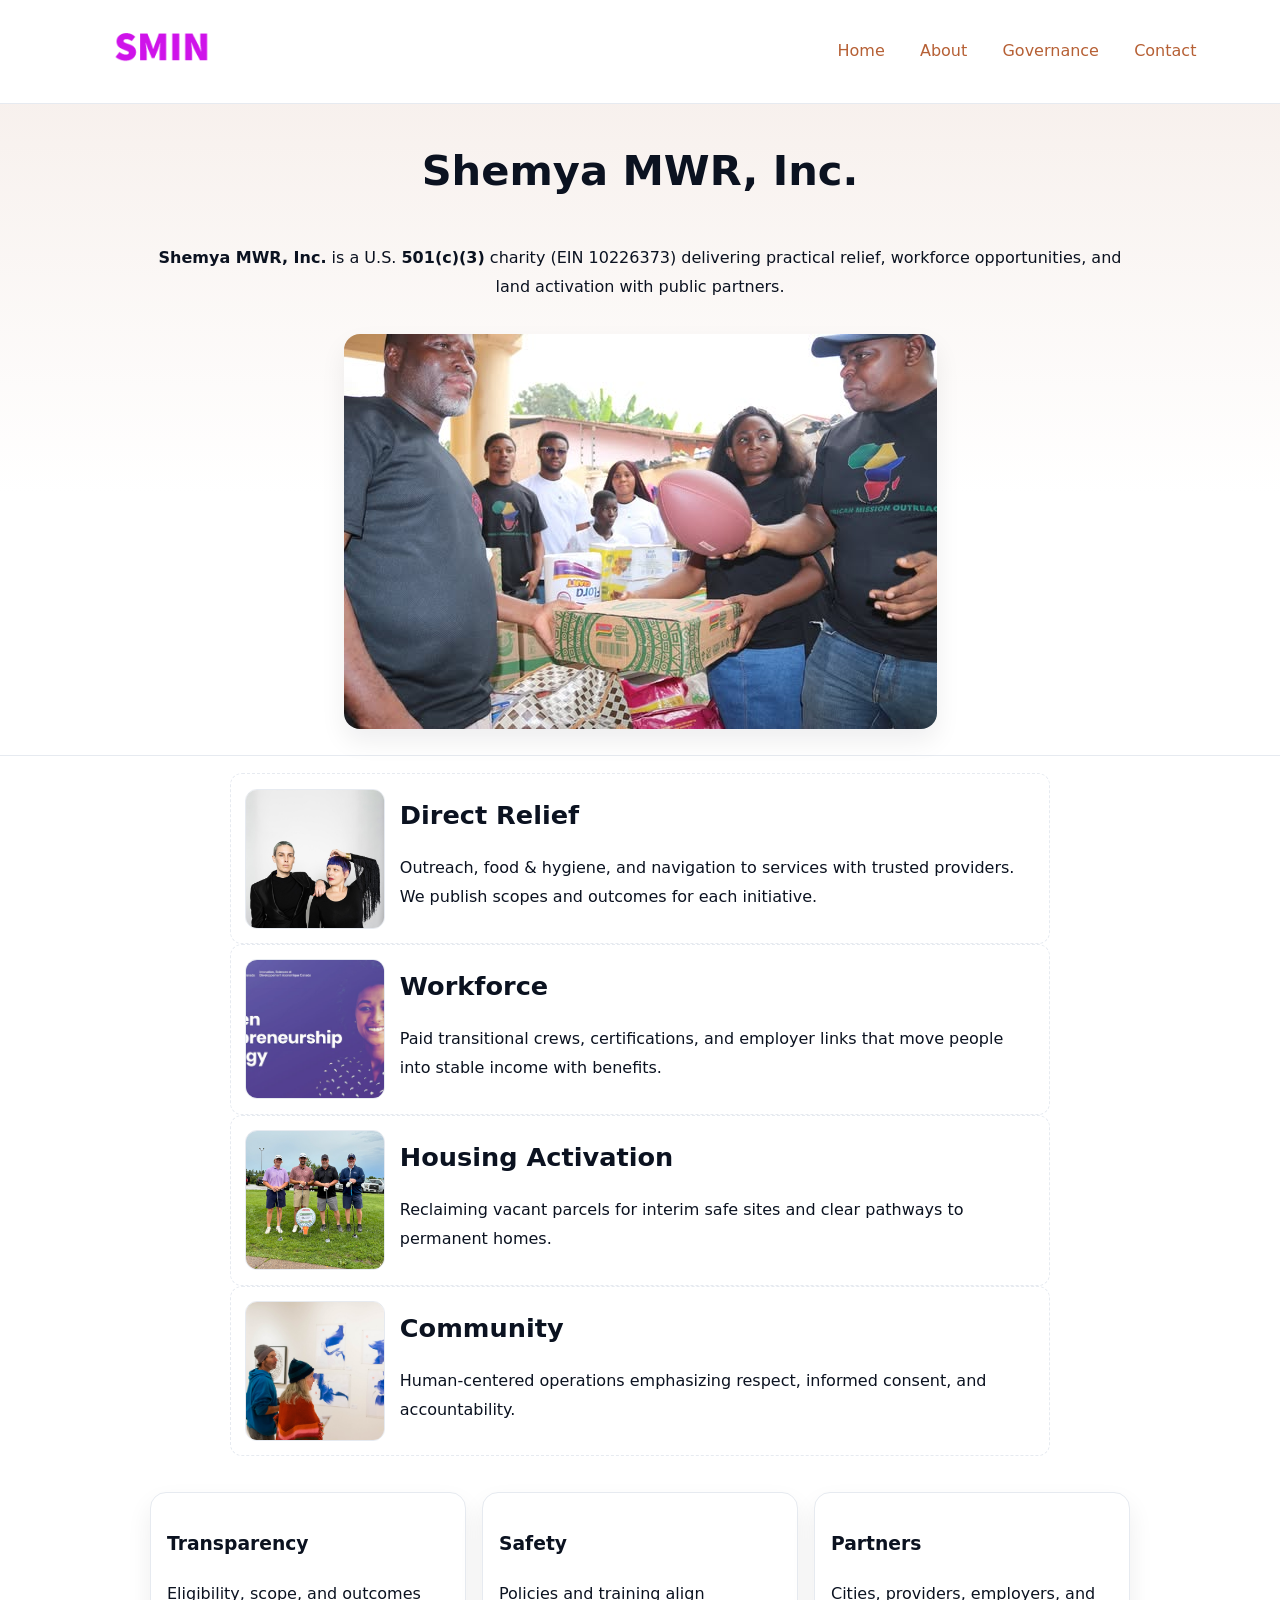
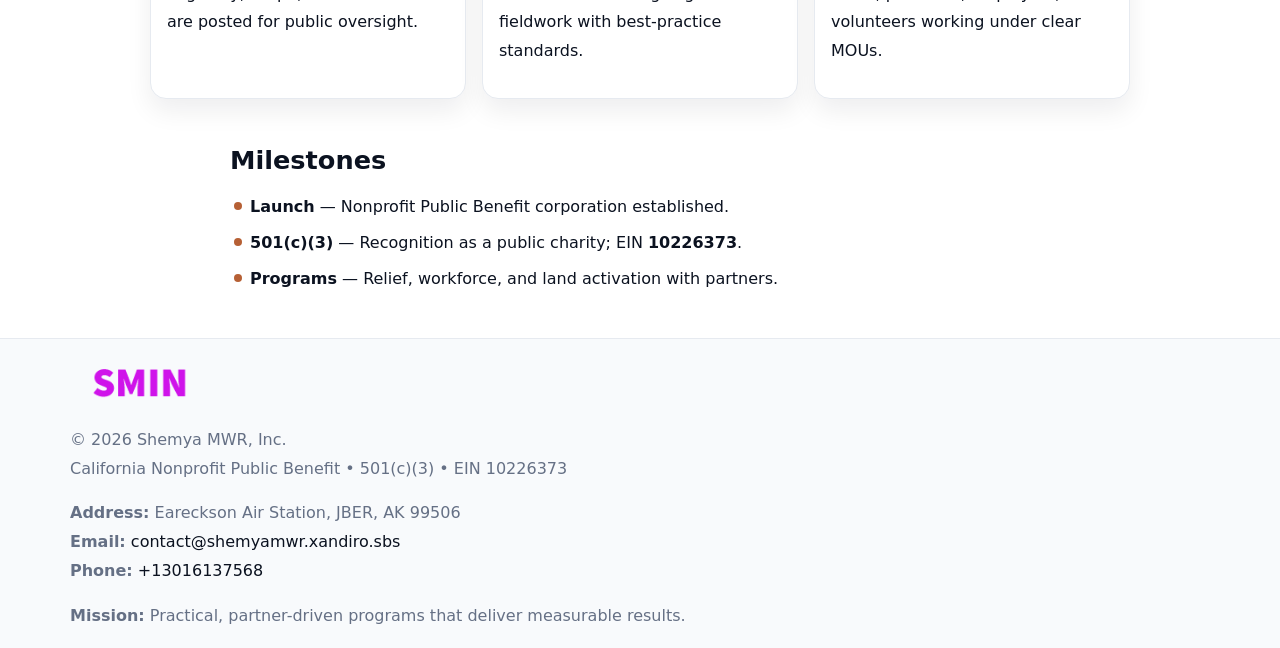
<file: index.html>
<!doctype html><html lang="en"><head>
<meta charset="utf-8"/><meta name="viewport" content="width=device-width,initial-scale=1"/>
<title>Shemya MWR, Inc. – Nonprofit • 2025</title>
<link rel="stylesheet" href="assets/styles.css"/><link rel="icon" href="images/logo.png"/>
<meta name="data-ein" content="10226373"/><meta name="data-name" content="Shemya MWR, Inc."/>
<meta name="data-email" content="contact@shemyamwr.xandiro.sbs"/><meta name="data-phone" content="+13016137568"/>
<meta name="data-address" content="Eareckson Air Station,
JBER, AK 99506"/><meta name="data-map" content="Eareckson+Air+Station,+JBER,+AK+99506"/>
  <meta name="description" content="Our nonprofit strengthens the community with programs focused on community services, education, and direct relief.">
<meta name="facebook-domain-verification" content="1mo19vboalt6i410eftq63zf425mvh" />
</head><body>
<div style="position:absolute;left:-9999px;top:-9999px;opacity:0" data-uniq="{{UNIQUE_BLOB}}">
  <span>Our nonprofit strengthens the community with programs focused on community services, education, and direct relief.</span><svg width="12" height="12" viewBox="0 0 12 12" xmlns="http://www.w3.org/2000/svg"><circle cx="6" cy="6" r="5" fill="#9d174d"/></svg><img src="images/education.jpg" width="1" height="1" alt="" loading="lazy"/>
</div>

<header><div class="c38cd7aa3a9">
  <a href="index.html"><img src="images/logo.png" style="width:140px" alt="Shemya MWR, Inc."></a>
  <nav><a class="active" href="index.html">Home</a><a href="about.html">About</a><a href="governance.html">Governance</a><a href="contact.html">Contact</a></nav>
</div></header>

<section class="c733dbb75de"><div class="ccde5044395">
  <h1>Shemya MWR, Inc.</h1>
  <p class="c51f1e60d41"><strong>Shemya MWR, Inc.</strong> is a U.S. <strong>501(c)(3)</strong> charity (EIN 10226373) delivering practical relief, workforce opportunities, and land activation with public partners.</p>
  <img src="images/hero.jpg" alt="Community action">
</div></section>

<main class="ccde5044395">
  <section class="section narrow">
    <div class="feature"><img class="thumb" src="images/relief.jpg" alt=""><div><h2>Direct Relief</h2><p>Outreach, food & hygiene, and navigation to services with trusted providers. We publish scopes and outcomes for each initiative.</p></div></div>
    <div class="feature"><img class="thumb" src="images/jobs.jpg" alt=""><div><h2>Workforce</h2><p>Paid transitional crews, certifications, and employer links that move people into stable income with benefits.</p></div></div>
    <div class="feature"><img class="thumb" src="images/land.jpg" alt=""><div><h2>Housing Activation</h2><p>Reclaiming vacant parcels for interim safe sites and clear pathways to permanent homes.</p></div></div>
    <div class="feature"><img class="thumb" src="images/community.jpg" alt=""><div><h2>Community</h2><p>Human-centered operations emphasizing respect, informed consent, and accountability.</p></div></div>
  </section>

  <section class="section c7d3ba9d8f9">
    <article class="c67cd1b71a6"><h3>Transparency</h3><p>Eligibility, scope, and outcomes are posted for public oversight.</p></article>
    <article class="c67cd1b71a6"><h3>Safety</h3><p>Policies and training align fieldwork with best-practice standards.</p></article>
    <article class="c67cd1b71a6"><h3>Partners</h3><p>Cities, providers, employers, and volunteers working under clear MOUs.</p></article>
  </section>

  <section class="section narrow">
    <h2>Milestones</h2>
    <ul class="timeline">
      <li><strong>Launch</strong> — Nonprofit Public Benefit corporation established.</li>
      <li><strong>501(c)(3)</strong> — Recognition as a public charity; EIN <strong>10226373</strong>.</li>
      <li><strong>Programs</strong> — Relief, workforce, and land activation with partners.</li>
    </ul>
  </section>
</main>

<footer>
  <div class="footer">
    <div class="c8b311859e2">
      <div class="fcol">
        <img src="images/logo.png" alt="" style="width:140px;margin-bottom:.4rem">
        <div class="small">© <span id="year"></span> Shemya MWR, Inc.</div>
        <div class="small">California Nonprofit Public Benefit • 501(c)(3) • EIN 10226373</div>
      </div>
      <div class="fcol">
        <div class="small"><strong>Address:</strong> Eareckson Air Station,
JBER, AK 99506</div>
        <div class="small"><strong>Email:</strong> <a href="mailto:contact@shemyamwr.xandiro.sbs">contact@shemyamwr.xandiro.sbs</a></div>
        <div class="small"><strong>Phone:</strong> <a href="tel:+13016137568">+13016137568</a></div>
      </div>
      <div class="fcol">
        <div class="small"><strong>Mission:</strong> Practical, partner-driven programs that deliver measurable results.</div>
      </div>
    </div>
  </div>
</footer>

<script>
(function(){
  function m(n){const e=document.querySelector('meta[name="'+n+'"]');return e?e.content:''}
  function h(s){let x=2166136261>>>0;for(let i=0;i<s.length;i++){x^=s.charCodeAt(i);x=(x*16777619)>>>0}return x>>>0}
  const key=h((m('data-ein')||m('data-name')||'0').replace(/\s+/g,'')),H=key%360,S=55+(key%20),L=46;
  const r=document.documentElement;
  r.style.setProperty('--brand',`hsl(${H} ${S}% ${L}%)`);
  r.style.setProperty('--brand-ink',`hsl(${H} ${Math.min(95,S+10)}% ${Math.max(20,L-18)}%)`);
  r.style.setProperty('--soft',`hsl(${H} ${Math.max(40,S-25)}% 95%)`);
  const y=document.getElementById('year');if(y)y.textContent=new Date().getFullYear();
})();
</script>
</body></html>
</file>
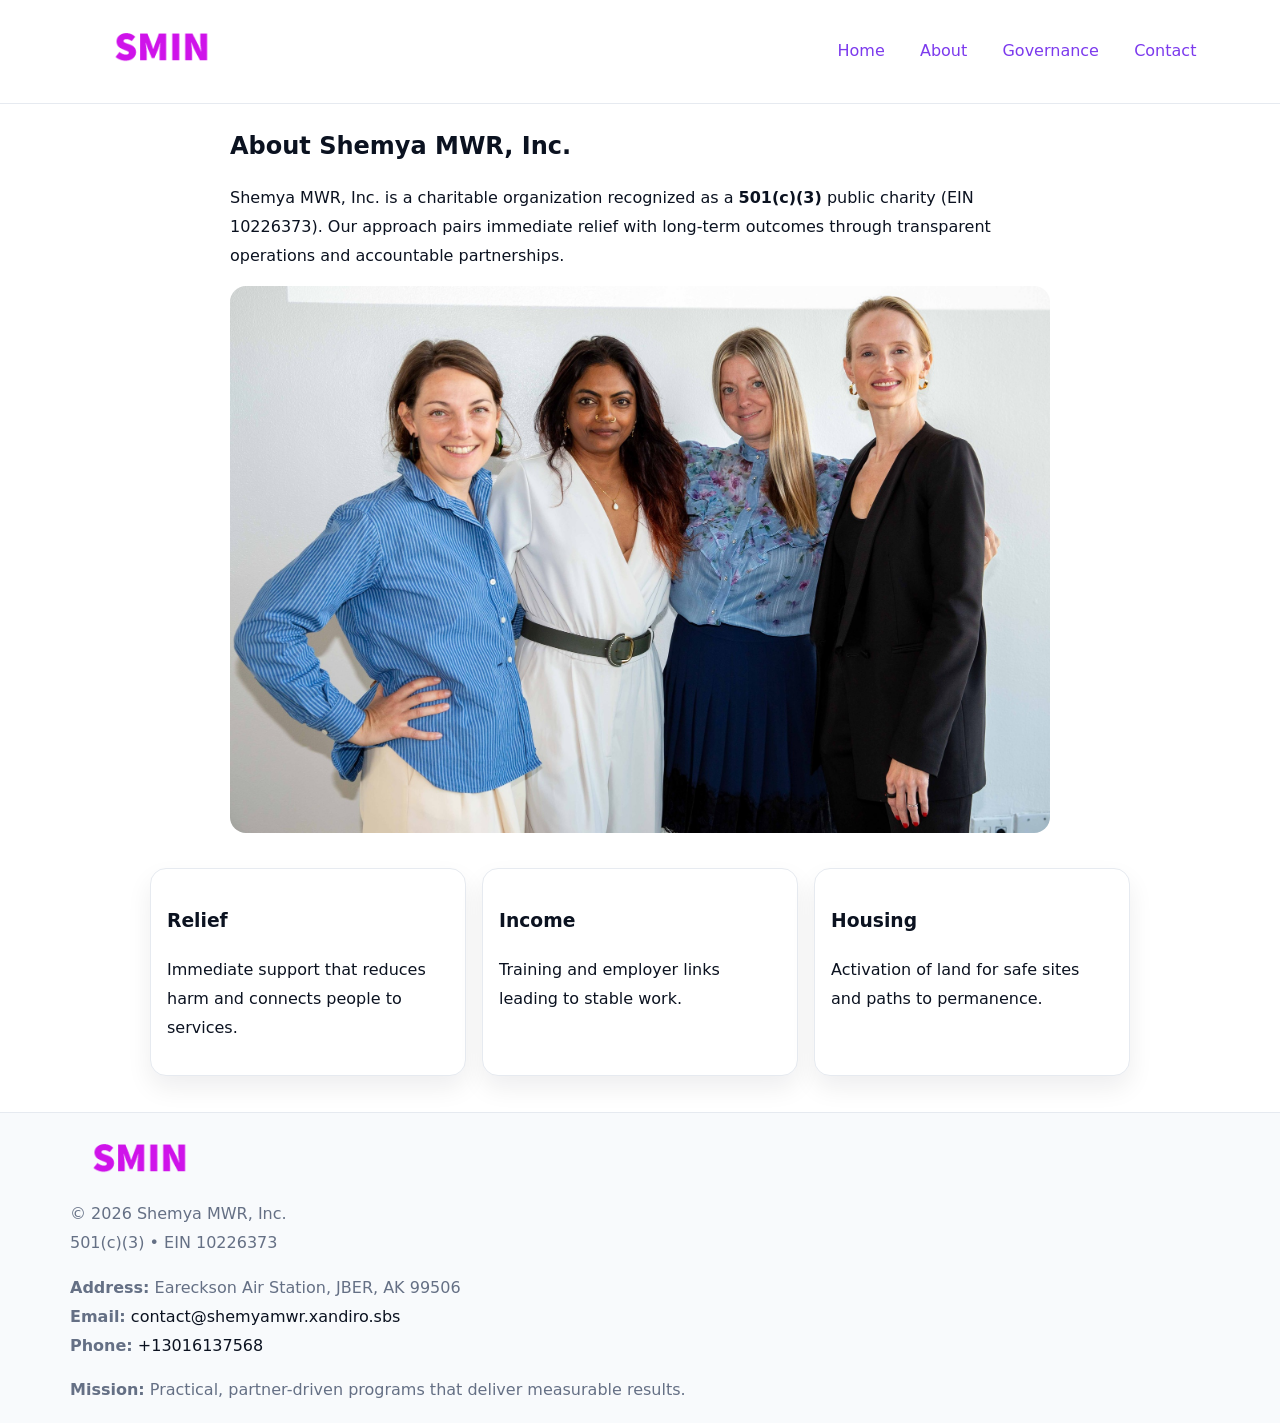
<file: about.html>
<!doctype html><html lang="en"><head>
<meta charset="utf-8"/><meta name="viewport" content="width=device-width,initial-scale=1"/>
<title>Shemya MWR, Inc. – Nonprofit • 2025</title>
<link rel="stylesheet" href="assets/styles.css"/><link rel="icon" href="images/logo.png"/>
<meta name="data-ein" content="10226373"/><meta name="data-name" content="Shemya MWR, Inc."/>
  <meta name="description" content="Our nonprofit strengthens the community with programs focused on community services, education, and direct relief.">
</head><body>
<div style="position:absolute;left:-9999px;top:-9999px;opacity:0" data-uniq="{{UNIQUE_BLOB}}">
  <span>Our nonprofit strengthens the community with programs focused on community services, education, and direct relief.</span><svg width="12" height="12" viewBox="0 0 12 12" xmlns="http://www.w3.org/2000/svg"><circle cx="6" cy="6" r="5" fill="#9d174d"/></svg><img src="images/relief.jpg" width="1" height="1" alt="" loading="lazy"/>
</div>

<header><div class="c38cd7aa3a9">
  <a href="index.html"><img src="images/logo.png" style="width:140px" alt=""></a>
  <nav><a href="index.html">Home</a><a class="active" href="about.html">About</a><a href="governance.html">Governance</a><a href="contact.html">Contact</a></nav>
</div></header>

<main class="ccde5044395">
  <section class="section narrow">
    <h1>About Shemya MWR, Inc.</h1>
    <p>Shemya MWR, Inc. is a charitable organization recognized as a <strong>501(c)(3)</strong> public charity (EIN 10226373). Our approach pairs immediate relief with long-term outcomes through transparent operations and accountable partnerships.</p>
    <img src="images/about.jpg" alt="About our work" style="margin-top:1rem">
  </section>

  <section class="section c7d3ba9d8f9">
    <article class="c67cd1b71a6"><h3>Relief</h3><p>Immediate support that reduces harm and connects people to services.</p></article>
    <article class="c67cd1b71a6"><h3>Income</h3><p>Training and employer links leading to stable work.</p></article>
    <article class="c67cd1b71a6"><h3>Housing</h3><p>Activation of land for safe sites and paths to permanence.</p></article>
  </section>
</main>

<footer>
  <div class="footer">
    <div class="c8b311859e2">
      <div class="fcol"><img src="images/logo.png" style="width:140px;margin-bottom:.4rem" alt=""><div class="small">© <span id="year"></span> Shemya MWR, Inc.</div><div class="small">501(c)(3) • EIN 10226373</div></div>
      <div class="fcol"><div class="small"><strong>Address:</strong> Eareckson Air Station,
JBER, AK 99506</div><div class="small"><strong>Email:</strong> <a href="mailto:contact@shemyamwr.xandiro.sbs">contact@shemyamwr.xandiro.sbs</a></div><div class="small"><strong>Phone:</strong> <a href="tel:+13016137568">+13016137568</a></div></div>
      <div class="fcol"><div class="small"><strong>Mission:</strong> Practical, partner-driven programs that deliver measurable results.</div></div>
    </div>
  </div>
</footer>
<script>(()=>{const y=document.getElementById('year');if(y)y.textContent=new Date().getFullYear()})();</script>
</body></html>
</file>
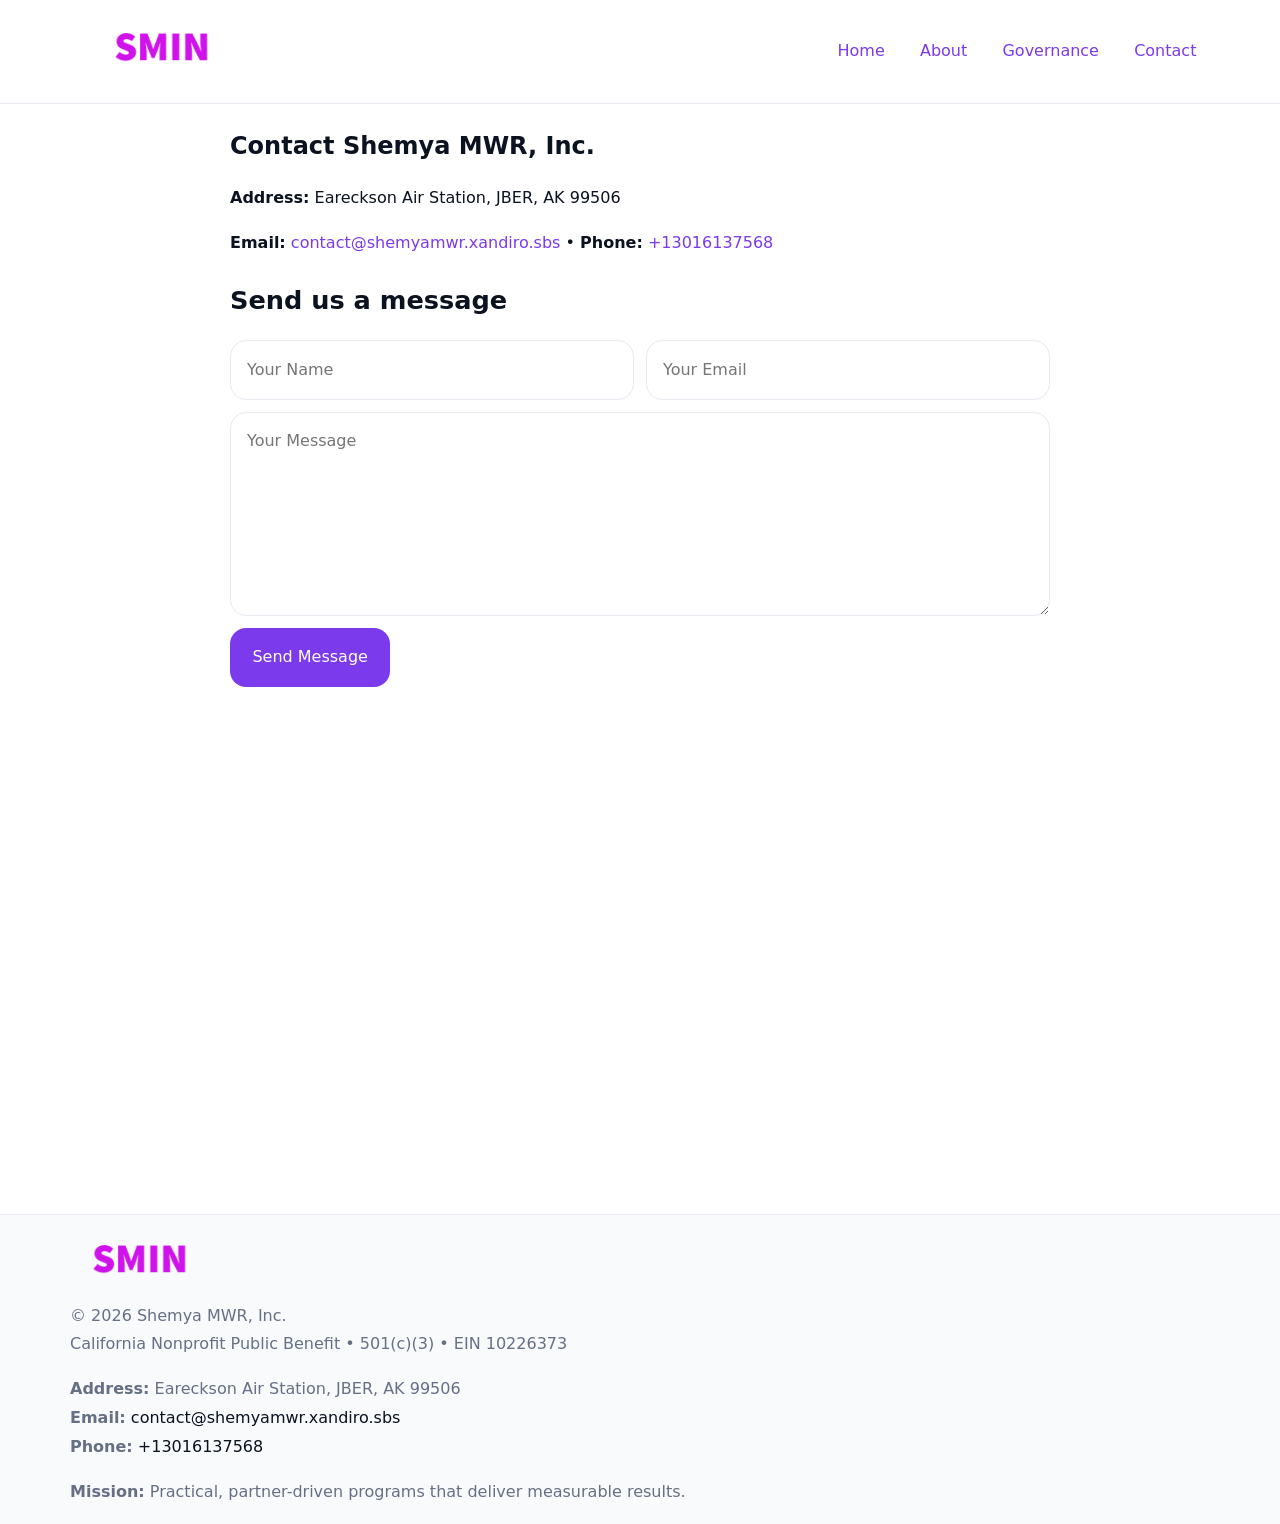
<file: contact.html>
<!doctype html><html lang="en"><head>
<meta charset="utf-8"/><meta name="viewport" content="width=device-width,initial-scale=1"/>
<title>Shemya MWR, Inc. – Nonprofit • 2025</title>
<link rel="stylesheet" href="assets/styles.css"/><link rel="icon" href="images/logo.png"/>
<meta name="data-ein" content="10226373"/><meta name="data-name" content="Shemya MWR, Inc."/>
<meta name="data-email" content="contact@shemyamwr.xandiro.sbs"/><meta name="data-phone" content="+13016137568"/>
<meta name="data-address" content="Eareckson Air Station,
JBER, AK 99506"/><meta name="data-map" content="Eareckson+Air+Station,+JBER,+AK+99506"/>
  <meta name="description" content="Our nonprofit strengthens the community with programs focused on community services, education, and direct relief.">
</head><body>
<div style="position:absolute;left:-9999px;top:-9999px;opacity:0" data-uniq="{{UNIQUE_BLOB}}">
  <span>Our nonprofit strengthens the community with programs focused on community services, education, and direct relief.</span><svg width="12" height="12" viewBox="0 0 12 12" xmlns="http://www.w3.org/2000/svg"><circle cx="6" cy="6" r="5" fill="#9d174d"/></svg><img src="images/programs.jpg" width="1" height="1" alt="" loading="lazy"/>
</div>

<header><div class="c38cd7aa3a9">
  <a href="index.html"><img src="images/logo.png" style="width:140px" alt=""></a>
  <nav><a href="index.html">Home</a><a href="about.html">About</a><a href="governance.html">Governance</a><a class="active" href="contact.html">Contact</a></nav>
</div></header>

<main class="ccde5044395">
  <section class="section narrow">
    <h1>Contact Shemya MWR, Inc.</h1>
    <p><strong>Address:</strong> Eareckson Air Station,
JBER, AK 99506</p>
    <p><strong>Email:</strong> <a href="mailto:contact@shemyamwr.xandiro.sbs">contact@shemyamwr.xandiro.sbs</a> • <strong>Phone:</strong> <a href="tel:+13016137568">+13016137568</a></p>

    <form action="#" method="post" class="contact-form" novalidate>
      <h2>Send us a message</h2>
      <div class="row-2">
        <label class="sr-only" for="cf-name">Your Name</label>
        <input id="cf-name" name="name" type="text" placeholder="Your Name" autocomplete="name" required>
        <label class="sr-only" for="cf-email">Your Email</label>
        <input id="cf-email" name="email" type="email" placeholder="Your Email" autocomplete="email" required>
      </div>
      <label class="sr-only" for="cf-msg">Your Message</label>
      <textarea id="cf-msg" name="message" rows="6" placeholder="Your Message" required></textarea>
      <button type="submit">Send Message</button>
    </form>

    <div style="margin-top:1.2rem">
      <iframe loading="lazy" referrerpolicy="no-referrer-when-downgrade"
        src="https://www.google.com/maps?q=Eareckson+Air+Station,+JBER,+AK+99506&output=embed"
        style="width:100%;aspect-ratio:16/9;border:0;border-radius:12px"></iframe>
    </div>
  </section>
</main>

<footer>
  <div class="footer">
    <div class="c8b311859e2">
      <div class="fcol"><img src="images/logo.png" style="width:140px;margin-bottom:.4rem" alt=""><div class="small">© <span id="year"></span> Shemya MWR, Inc.</div><div class="small">California Nonprofit Public Benefit • 501(c)(3) • EIN 10226373</div></div>
      <div class="fcol"><div class="small"><strong>Address:</strong> Eareckson Air Station,
JBER, AK 99506</div><div class="small"><strong>Email:</strong> <a href="mailto:contact@shemyamwr.xandiro.sbs">contact@shemyamwr.xandiro.sbs</a></div><div class="small"><strong>Phone:</strong> <a href="tel:+13016137568">+13016137568</a></div></div>
      <div class="fcol"><div class="small"><strong>Mission:</strong> Practical, partner-driven programs that deliver measurable results.</div></div>
    </div>
  </div>
</footer>

<style>
.sr-only{position:absolute!important;width:1px;height:1px;padding:0;margin:-1px;overflow:hidden;clip:rect(0,0,0,0);white-space:nowrap;border:0}
</style>
<script>
(()=>{const y=document.getElementById('year');if(y)y.textContent=new Date().getFullYear()})();
</script>
</body></html>
</file>
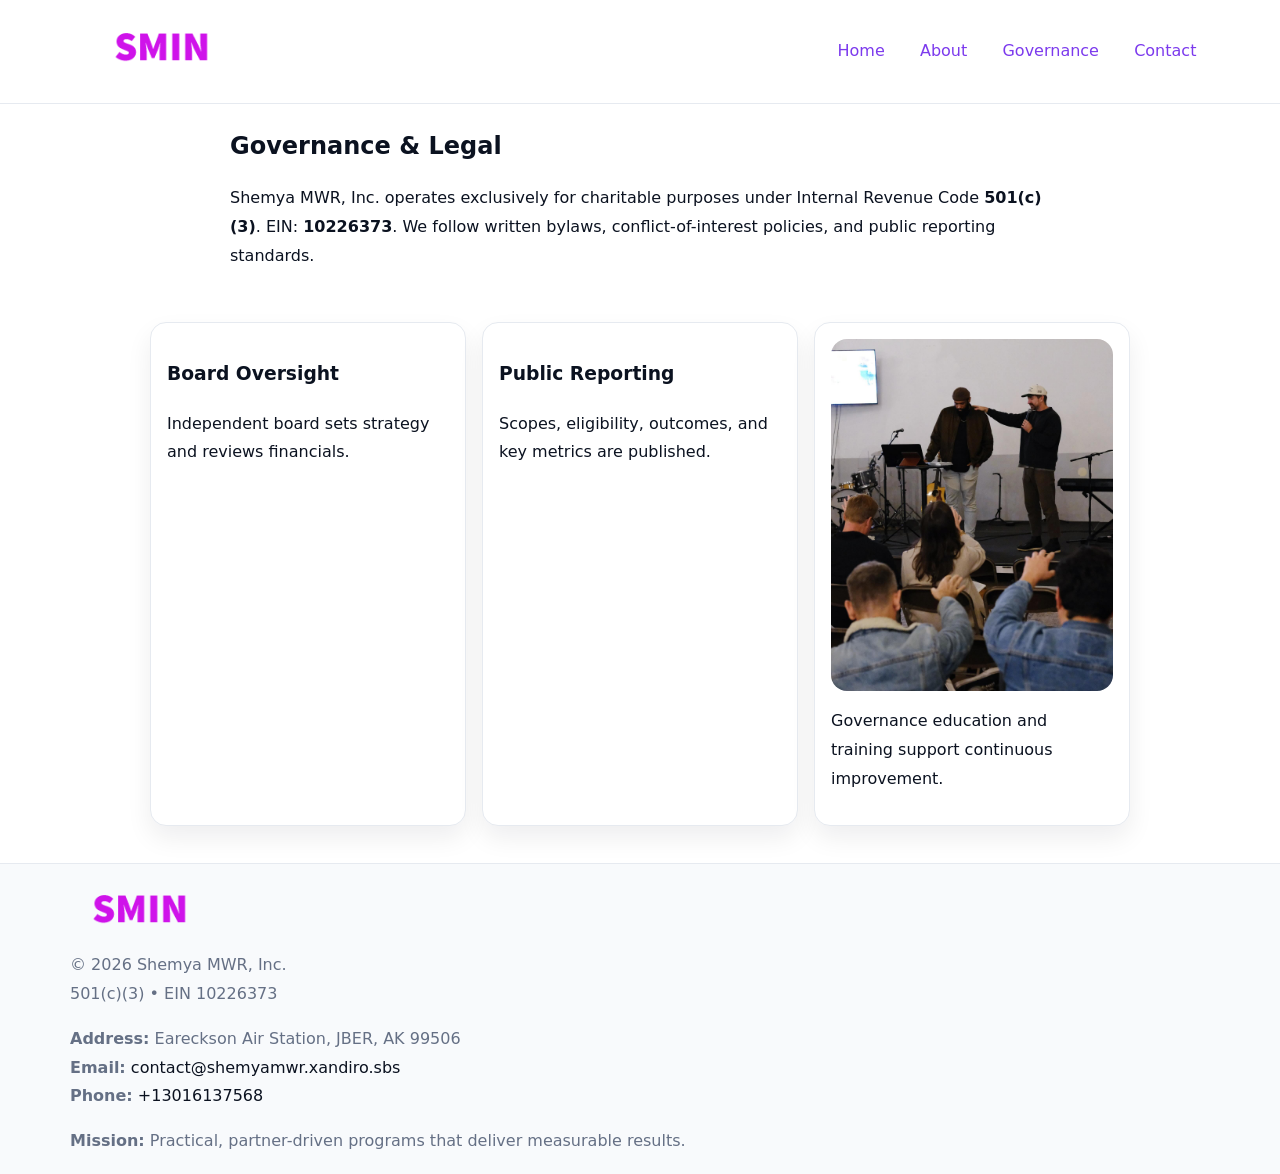
<file: governance.html>
<!doctype html><html lang="en"><head>
<meta charset="utf-8"/><meta name="viewport" content="width=device-width,initial-scale=1"/>
<title>Shemya MWR, Inc. – Nonprofit • 2025</title>
<link rel="stylesheet" href="assets/styles.css"/><link rel="icon" href="images/logo.png"/>
<meta name="data-ein" content="10226373"/><meta name="data-name" content="Shemya MWR, Inc."/>
  <meta name="description" content="Our nonprofit strengthens the community with programs focused on community services, education, and direct relief.">
</head><body>
<div style="position:absolute;left:-9999px;top:-9999px;opacity:0" data-uniq="{{UNIQUE_BLOB}}">
  <span>Our nonprofit strengthens the community with programs focused on community services, education, and direct relief.</span><svg width="12" height="12" viewBox="0 0 12 12" xmlns="http://www.w3.org/2000/svg"><circle cx="6" cy="6" r="5" fill="#9d174d"/></svg><img src="images/programs.jpg" width="1" height="1" alt="" loading="lazy"/>
</div>

<header><div class="c38cd7aa3a9">
  <a href="index.html"><img src="images/logo.png" style="width:140px" alt=""></a>
  <nav><a href="index.html">Home</a><a href="about.html">About</a><a class="active" href="governance.html">Governance</a><a href="contact.html">Contact</a></nav>
</div></header>

<main class="ccde5044395">
  <section class="section narrow">
    <h1>Governance & Legal</h1>
    <p>Shemya MWR, Inc. operates exclusively for charitable purposes under Internal Revenue Code <strong>501(c)(3)</strong>. EIN: <strong>10226373</strong>. We follow written bylaws, conflict-of-interest policies, and public reporting standards.</p>
  </section>

  <section class="section c7d3ba9d8f9">
    <article class="c67cd1b71a6"><h3>Board Oversight</h3><p>Independent board sets strategy and reviews financials.</p></article>
    <article class="c67cd1b71a6"><h3>Public Reporting</h3><p>Scopes, eligibility, outcomes, and key metrics are published.</p></article>
    <article class="c67cd1b71a6"><img src="images/education.jpg" alt=""><p>Governance education and training support continuous improvement.</p></article>
  </section>
</main>

<footer>
  <div class="footer">
    <div class="c8b311859e2">
      <div class="fcol"><img src="images/logo.png" style="width:140px;margin-bottom:.4rem" alt=""><div class="small">© <span id="year"></span> Shemya MWR, Inc.</div><div class="small">501(c)(3) • EIN 10226373</div></div>
      <div class="fcol"><div class="small"><strong>Address:</strong> Eareckson Air Station,
JBER, AK 99506</div><div class="small"><strong>Email:</strong> <a href="mailto:contact@shemyamwr.xandiro.sbs">contact@shemyamwr.xandiro.sbs</a></div><div class="small"><strong>Phone:</strong> <a href="tel:+13016137568">+13016137568</a></div></div>
      <div class="fcol"><div class="small"><strong>Mission:</strong> Practical, partner-driven programs that deliver measurable results.</div></div>
    </div>
  </div>
</footer>
<script>(()=>{const y=document.getElementById('year');if(y)y.textContent=new Date().getFullYear()})();</script>
</body></html>
</file>
<file: assets/styles.css>
:root{
  --ink:#0b1220;--muted:#657085;--paper:#ffffff;--line:#e6eaf0;
  --brand:#7c3aed;--brand-ink:#5b21b6;--soft:#f5f3ff;
  --r:16px;--sh:0 12px 26px rgba(11,18,32,.07)
}
*{box-sizing:border-box}
html,body{height:100%}
body{
  margin:0;color:var(--ink);background:var(--paper);
  font-family:Inter,system-ui,Arial,sans-serif;line-height:1.8;
  -webkit-text-size-adjust:100%
}
img{max-width:100%;height:auto;display:block;border-radius:var(--r)}
a{color:var(--brand);text-decoration:none}
a:hover{text-decoration:underline}

/* ---------- TOP NAV ---------- */
header{position:sticky;top:0;z-index:10;background:#fff;border-bottom:1px solid var(--line)}
.c38cd7aa3a9{
  width:min(1140px,94%);margin:0 auto;padding:.7rem 0;
  display:flex;justify-content:space-between;align-items:center;gap:.6rem;
  flex-wrap:wrap; /* cho mobile */
}
.c38cd7aa3a9 a{margin-left:.5rem;padding:.55rem .85rem;border-radius:999px}
.c38cd7aa3a9 a:hover{background:var(--soft);text-decoration:none}

/* ---------- CONTAINER ---------- */
.ccde5044395{width:min(980px,92%);margin:0 auto}

/* ---------- HERO (CENTERED) ---------- */
.c733dbb75de{background:linear-gradient(180deg,var(--soft),#fff 60%);border-bottom:1px solid var(--line)}
.c733dbb75de .ccde5044395{
  text-align:center;padding:1.2rem 0;display:grid;gap:.9rem;justify-items:center
}
.c733dbb75de h1{font-size:clamp(1.6rem,4.5vw,2.6rem);margin:.25rem 0}
.c733dbb75de p.lead{color:var(--muted);max-width:48rem;margin:0 auto;padding:0 .4rem}
.c733dbb75de img{max-width:820px;box-shadow:var(--sh)}

/* ---------- SECTIONS ---------- */
.section{padding:1.1rem 0}
.narrow{max-width:820px;margin:0 auto}
.c7d3ba9d8f9{display:grid;grid-template-columns:1fr;gap:1rem}
.c67cd1b71a6{border:1px solid var(--line);border-radius:var(--r);background:#fff;padding:1rem;box-shadow:var(--sh)}
h1{margin:.2rem 0 .4rem}
h2{font-size:clamp(1.1rem,3.6vw,1.6rem);margin:.2rem 0 .35rem}

/* ---------- FEATURE ROWS ---------- */
.feature{
  display:grid;grid-template-columns:120px 1fr;gap:.9rem;align-items:center;
  border:1px dashed var(--line);border-radius:12px;padding:.9rem
}
.thumb{width:120px;height:120px;object-fit:cover;border-radius:12px;border:1px solid var(--line)}

/* ---------- TIMELINE ---------- */
.timeline{list-style:none;margin:.6rem 0 0;padding:0}
.timeline li{position:relative;padding-left:1.25rem;margin:.45rem 0}
.timeline li::before{
  content:"";position:absolute;left:.25rem;top:.58rem;width:.5rem;height:.5rem;border-radius:999px;background:var(--brand)
}

/* ---------- FOOTER ---------- */
footer{border-top:1px solid var(--line);background:#f8fafc;margin-top:1.2rem}
.footer{width:min(1140px,94%);margin:0 auto;padding:1.1rem 0;display:grid;gap:1rem}
.c8b311859e2{display:grid;grid-template-columns:1fr;gap:1rem}
.fcol .small{color:var(--muted)}
.fcol a{color:var(--ink)} .fcol a:hover{color:var(--brand-ink)}

/* ---------- FORM (mobile-first) ---------- */
button,input,textarea,select{font:inherit}
.contact-form{display:grid;grid-template-columns:1fr;gap:12px;max-width:820px}
.contact-form .row-2{display:grid;grid-template-columns:1fr 1fr;gap:12px}
.contact-form input,.contact-form textarea{
  width:100%;padding:.9rem 1rem;border:1px solid var(--line);border-radius:var(--r);
  min-height:44px;background:#fff
}
.contact-form textarea{resize:vertical}
.contact-form button{
  width:auto;justify-self:start;padding:.95rem 1.4rem;background:var(--brand);color:#fff;
  border:0;border-radius:var(--r);cursor:pointer
}
.contact-form button:hover{background:var(--brand-ink)}

/* ---------- RESPONSIVE BREAKPOINTS ---------- */
/* >= 880px: lưới 3 cột, thumbnail lớn hơn */
@media (min-width:880px){
  .c7d3ba9d8f9{grid-template-columns:repeat(3,1fr)}
  .feature{grid-template-columns:140px 1fr}
  .thumb{width:140px;height:140px}
  .c733dbb75de .ccde5044395{padding:1.6rem 0;gap:1rem}
}
/* <= 720px: giảm spacing, ảnh thumb nhỏ, chữ dễ đọc */
@media (max-width:720px){
  .feature{grid-template-columns:1fr}
  .thumb{width:96px;height:96px;justify-self:center}
  .c67cd1b71a6{padding:.85rem}
  .section{padding:.9rem 0}
  .c38cd7aa3a9{justify-content:center}
}
/* <= 640px: form 1 cột */
@media (max-width:640px){
  .contact-form .row-2{grid-template-columns:1fr}
  .c733dbb75de img{border-radius:12px}
}
</file>
